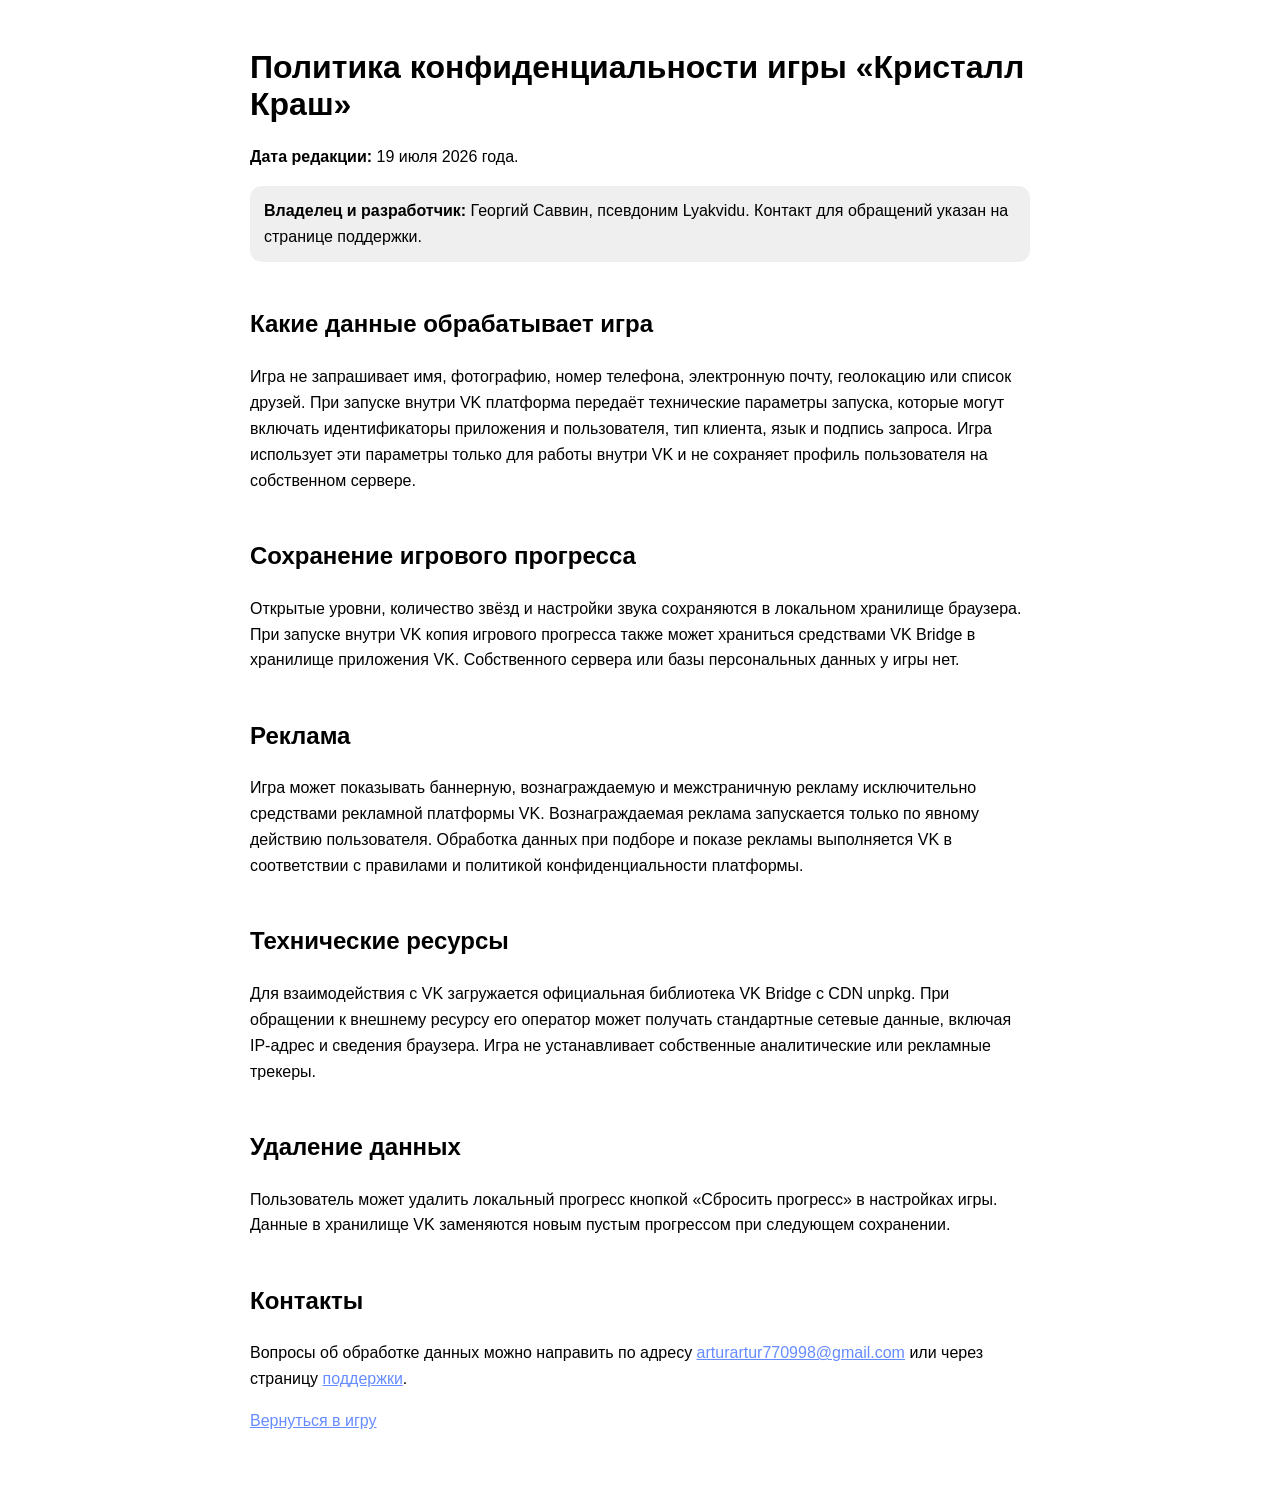
<file: privacy-policy.html>
<!doctype html>
<html lang="ru">
<head>
  <meta charset="utf-8">
  <meta name="viewport" content="width=device-width, initial-scale=1">
  <meta name="color-scheme" content="light dark">
  <meta name="theme-color" content="#1c1330">
  <link rel="icon" href="icon.svg" type="image/svg+xml">
  <title>Политика конфиденциальности — Кристалл Краш</title>
  <style>
    :root { color-scheme: light dark; font-family: -apple-system, BlinkMacSystemFont, "Segoe UI", Arial, sans-serif; }
    body { max-width: 780px; margin: 0 auto; padding: 28px 18px 56px; line-height: 1.62; }
    h1 { line-height: 1.15; } h2 { margin-top: 1.8em; } a { color: #668cff; }
    .note { padding: 12px 14px; border-radius: 12px; background: rgba(127,127,127,.12); }
  </style>
</head>
<body>
  <h1>Политика конфиденциальности игры «Кристалл Краш»</h1>
  <p><strong>Дата редакции:</strong> 19 июля 2026 года.</p>
  <p class="note"><strong>Владелец и разработчик:</strong> Георгий Саввин, псевдоним Lyakvidu. Контакт для обращений указан на странице поддержки.</p>

  <h2>Какие данные обрабатывает игра</h2>
  <p>Игра не запрашивает имя, фотографию, номер телефона, электронную почту, геолокацию или список друзей. При запуске внутри VK платформа передаёт технические параметры запуска, которые могут включать идентификаторы приложения и пользователя, тип клиента, язык и подпись запроса. Игра использует эти параметры только для работы внутри VK и не сохраняет профиль пользователя на собственном сервере.</p>

  <h2>Сохранение игрового прогресса</h2>
  <p>Открытые уровни, количество звёзд и настройки звука сохраняются в локальном хранилище браузера. При запуске внутри VK копия игрового прогресса также может храниться средствами VK Bridge в хранилище приложения VK. Собственного сервера или базы персональных данных у игры нет.</p>

  <h2>Реклама</h2>
  <p>Игра может показывать баннерную, вознаграждаемую и межстраничную рекламу исключительно средствами рекламной платформы VK. Вознаграждаемая реклама запускается только по явному действию пользователя. Обработка данных при подборе и показе рекламы выполняется VK в соответствии с правилами и политикой конфиденциальности платформы.</p>

  <h2>Технические ресурсы</h2>
  <p>Для взаимодействия с VK загружается официальная библиотека VK Bridge с CDN unpkg. При обращении к внешнему ресурсу его оператор может получать стандартные сетевые данные, включая IP-адрес и сведения браузера. Игра не устанавливает собственные аналитические или рекламные трекеры.</p>

  <h2>Удаление данных</h2>
  <p>Пользователь может удалить локальный прогресс кнопкой «Сбросить прогресс» в настройках игры. Данные в хранилище VK заменяются новым пустым прогрессом при следующем сохранении.</p>

  <h2>Контакты</h2>
  <p>Вопросы об обработке данных можно направить по адресу <a href="mailto:arturartur770998@gmail.com">arturartur770998@gmail.com</a> или через страницу <a href="support.html">поддержки</a>.</p>
  <p><a href="index.html">Вернуться в игру</a></p>
</body>
</html>
</file>
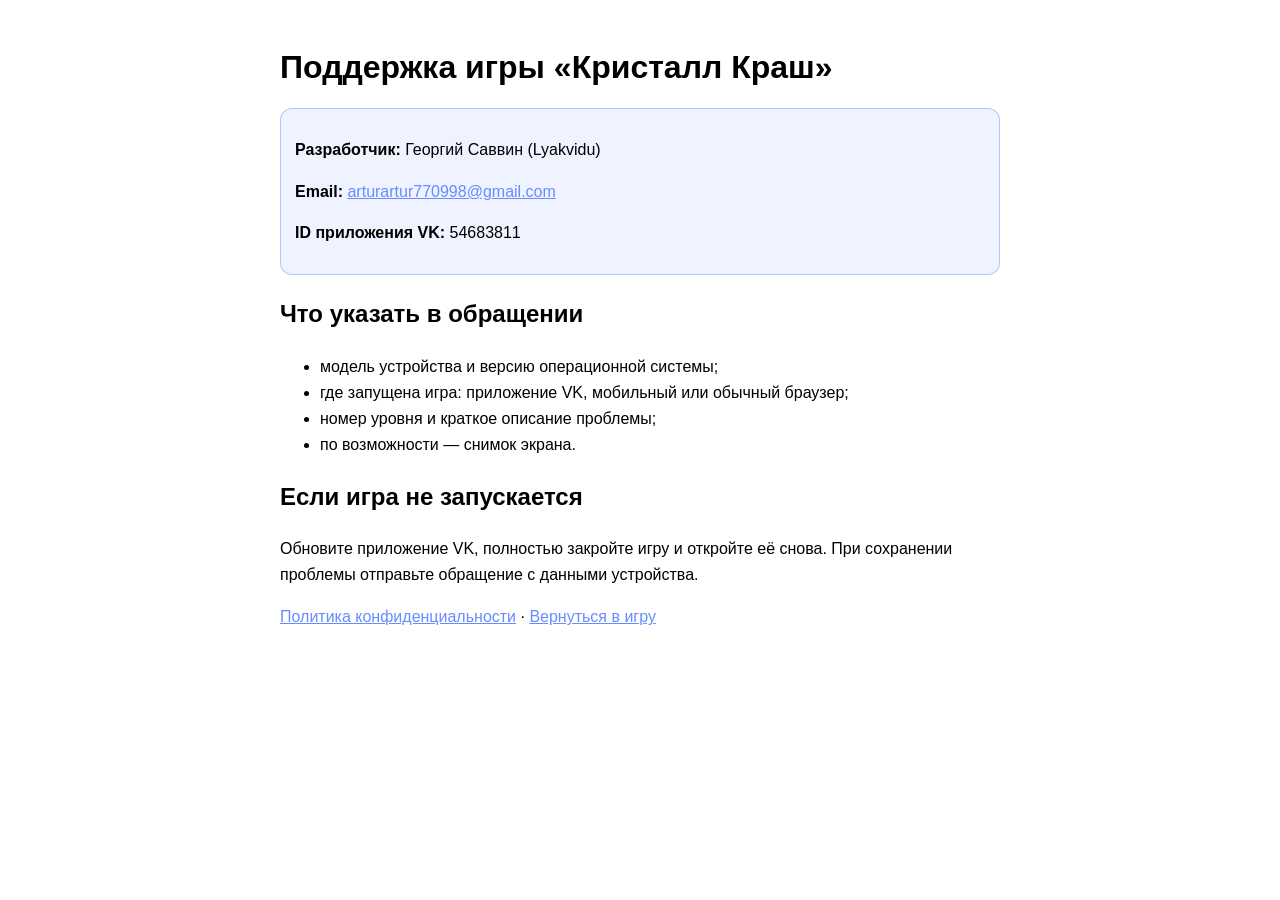
<file: support.html>
<!doctype html>
<html lang="ru">
<head>
  <meta charset="utf-8">
  <meta name="viewport" content="width=device-width, initial-scale=1">
  <meta name="color-scheme" content="light dark">
  <meta name="theme-color" content="#1c1330">
  <link rel="icon" href="icon.svg" type="image/svg+xml">
  <title>Поддержка — Кристалл Краш</title>
  <style>
    :root { color-scheme: light dark; font-family: -apple-system, BlinkMacSystemFont, "Segoe UI", Arial, sans-serif; }
    body { max-width: 720px; margin: 0 auto; padding: 28px 18px 56px; line-height: 1.62; }
    h1 { line-height: 1.15; } a { color: #668cff; }
    .contact { padding: 12px 14px; border: 1px solid rgba(102,140,255,.45); border-radius: 12px; background: rgba(102,140,255,.1); }
  </style>
</head>
<body>
  <h1>Поддержка игры «Кристалл Краш»</h1>
  <div class="contact">
    <p><strong>Разработчик:</strong> Георгий Саввин (Lyakvidu)</p>
    <p><strong>Email:</strong> <a href="mailto:arturartur770998@gmail.com">arturartur770998@gmail.com</a></p>
    <p><strong>ID приложения VK:</strong> 54683811</p>
  </div>

  <h2>Что указать в обращении</h2>
  <ul>
    <li>модель устройства и версию операционной системы;</li>
    <li>где запущена игра: приложение VK, мобильный или обычный браузер;</li>
    <li>номер уровня и краткое описание проблемы;</li>
    <li>по возможности — снимок экрана.</li>
  </ul>

  <h2>Если игра не запускается</h2>
  <p>Обновите приложение VK, полностью закройте игру и откройте её снова. При сохранении проблемы отправьте обращение с данными устройства.</p>
  <p><a href="privacy-policy.html">Политика конфиденциальности</a> · <a href="index.html">Вернуться в игру</a></p>
</body>
</html>
</file>
